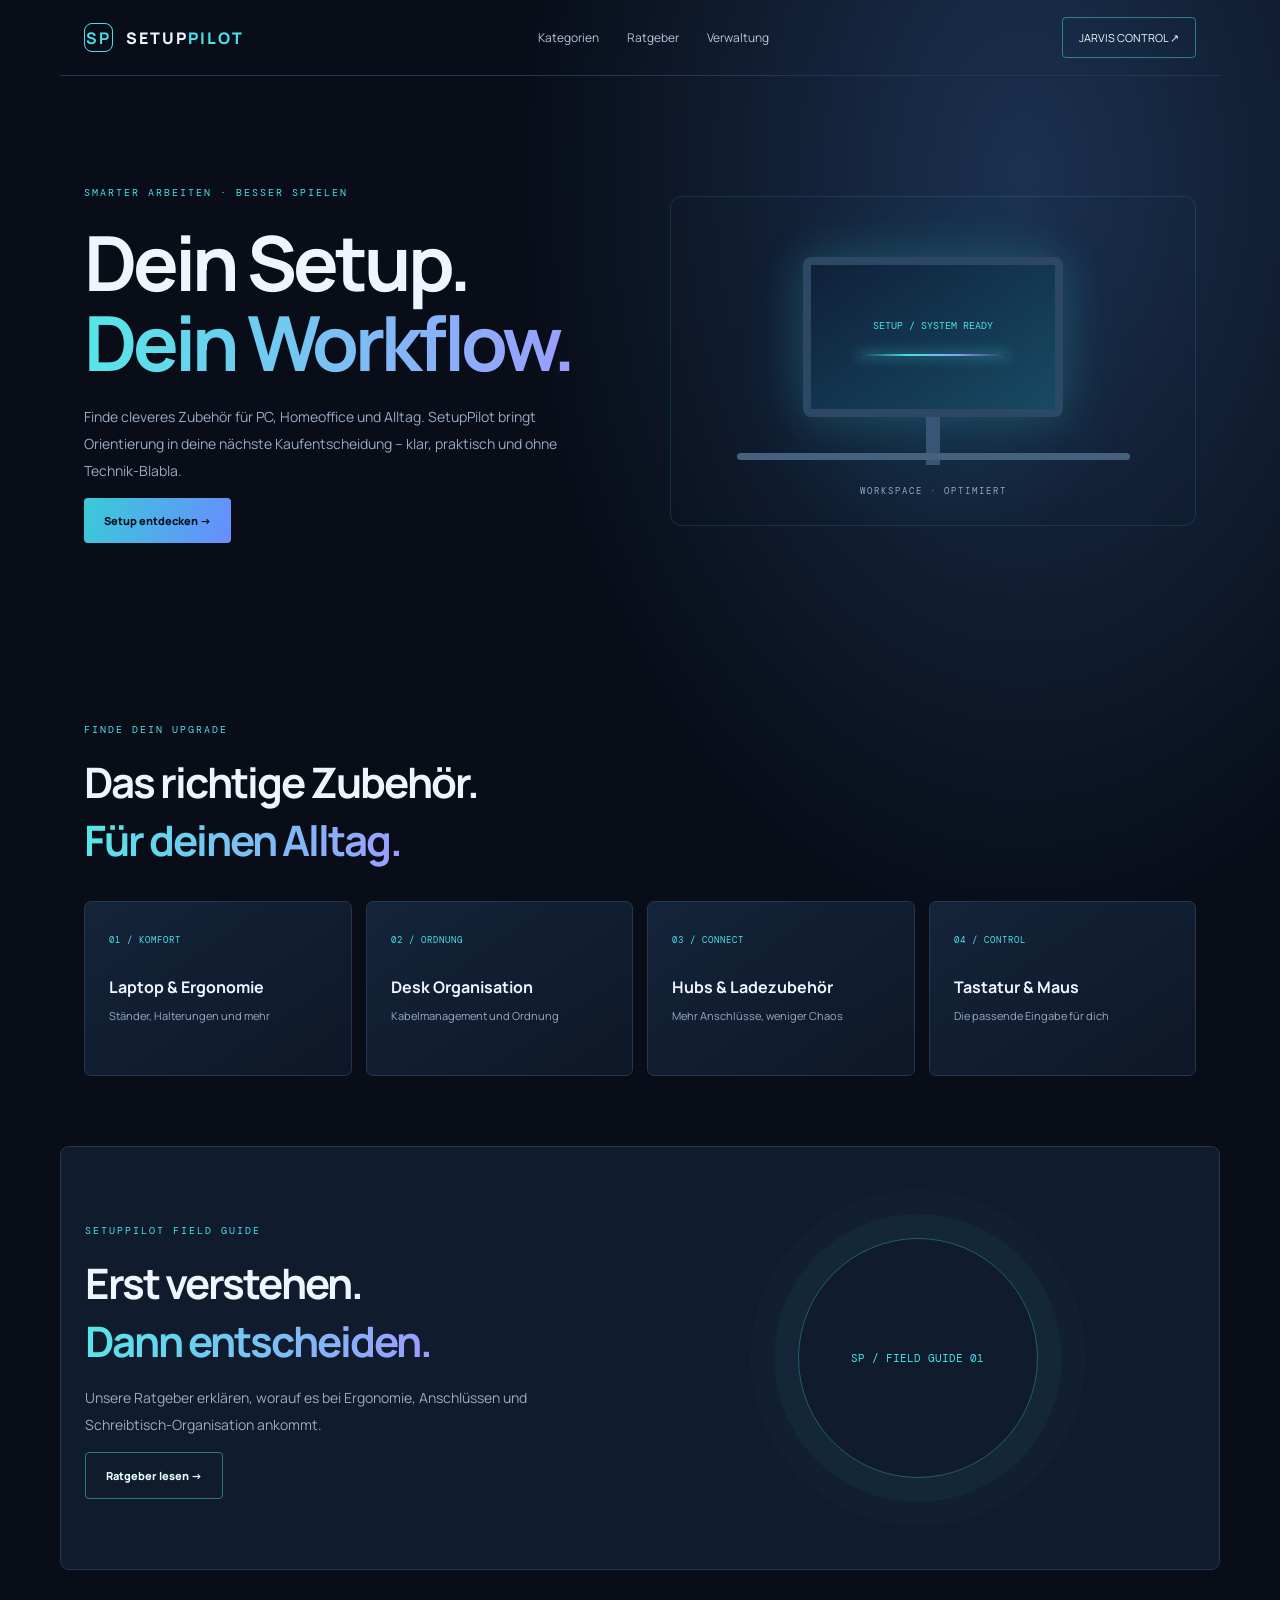
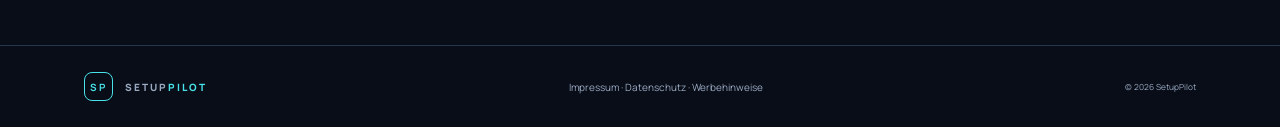
<file: index.html>
<!doctype html>
<html lang="de"><head><meta charset="utf-8"><meta name="viewport" content="width=device-width,initial-scale=1"><meta name="theme-color" content="#080d18"><title>SetupPilot – Dein Setup. Dein Workflow.</title><link rel="stylesheet" href="styles.css"></head>
<body><header class="top"><a class="brand" href="index.html"><b>SP</b> SETUP<span>PILOT</span></a><nav><a href="#kategorien">Kategorien</a><a href="guides.html">Ratgeber</a><a href="admin.html">Verwaltung</a></nav><a class="cta" href="admin.html">JARVIS CONTROL ↗</a></header>
<main><section class="hero"><div><small class="eyebrow">SMARTER ARBEITEN · BESSER SPIELEN</small><h1>Dein Setup.<br><em>Dein Workflow.</em></h1><p>Finde cleveres Zubehör für PC, Homeoffice und Alltag. SetupPilot bringt Orientierung in deine nächste Kaufentscheidung – klar, praktisch und ohne Technik-Blabla.</p><a class="button" href="#kategorien">Setup entdecken →</a></div><div class="visual"><div class="monitor"><div class="screen"><span>SETUP / SYSTEM READY</span><i></i></div><div class="stand"></div></div><div class="desk"></div><label>WORKSPACE · OPTIMIERT</label></div></section>
<section class="section" id="kategorien"><small class="eyebrow">FINDE DEIN UPGRADE</small><h2>Das richtige Zubehör.<br><em>Für deinen Alltag.</em></h2><div class="cards"><a href="guides.html#laptop"><b>01 / KOMFORT</b><h3>Laptop & Ergonomie</h3><p>Ständer, Halterungen und mehr</p></a><a href="guides.html#kabel"><b>02 / ORDNUNG</b><h3>Desk Organisation</h3><p>Kabelmanagement und Ordnung</p></a><a href="guides.html#usb"><b>03 / CONNECT</b><h3>Hubs & Ladezubehör</h3><p>Mehr Anschlüsse, weniger Chaos</p></a><a href="guides.html#input"><b>04 / CONTROL</b><h3>Tastatur & Maus</h3><p>Die passende Eingabe für dich</p></a></div></section>
<section class="section band"><div><small class="eyebrow">SETUPPILOT FIELD GUIDE</small><h2>Erst verstehen.<br><em>Dann entscheiden.</em></h2><p>Unsere Ratgeber erklären, worauf es bei Ergonomie, Anschlüssen und Schreibtisch-Organisation ankommt.</p><a class="button outline" href="guides.html">Ratgeber lesen →</a></div><div class="orb">SP / FIELD GUIDE 01</div></section></main>
<footer><a class="brand" href="index.html"><b>SP</b> SETUP<span>PILOT</span></a><span><a href="impressum.html">Impressum</a> · <a href="datenschutz.html">Datenschutz</a> · <a href="werbung.html">Werbehinweise</a></span><small>© 2026 SetupPilot</small></footer>
</body></html>
</file>
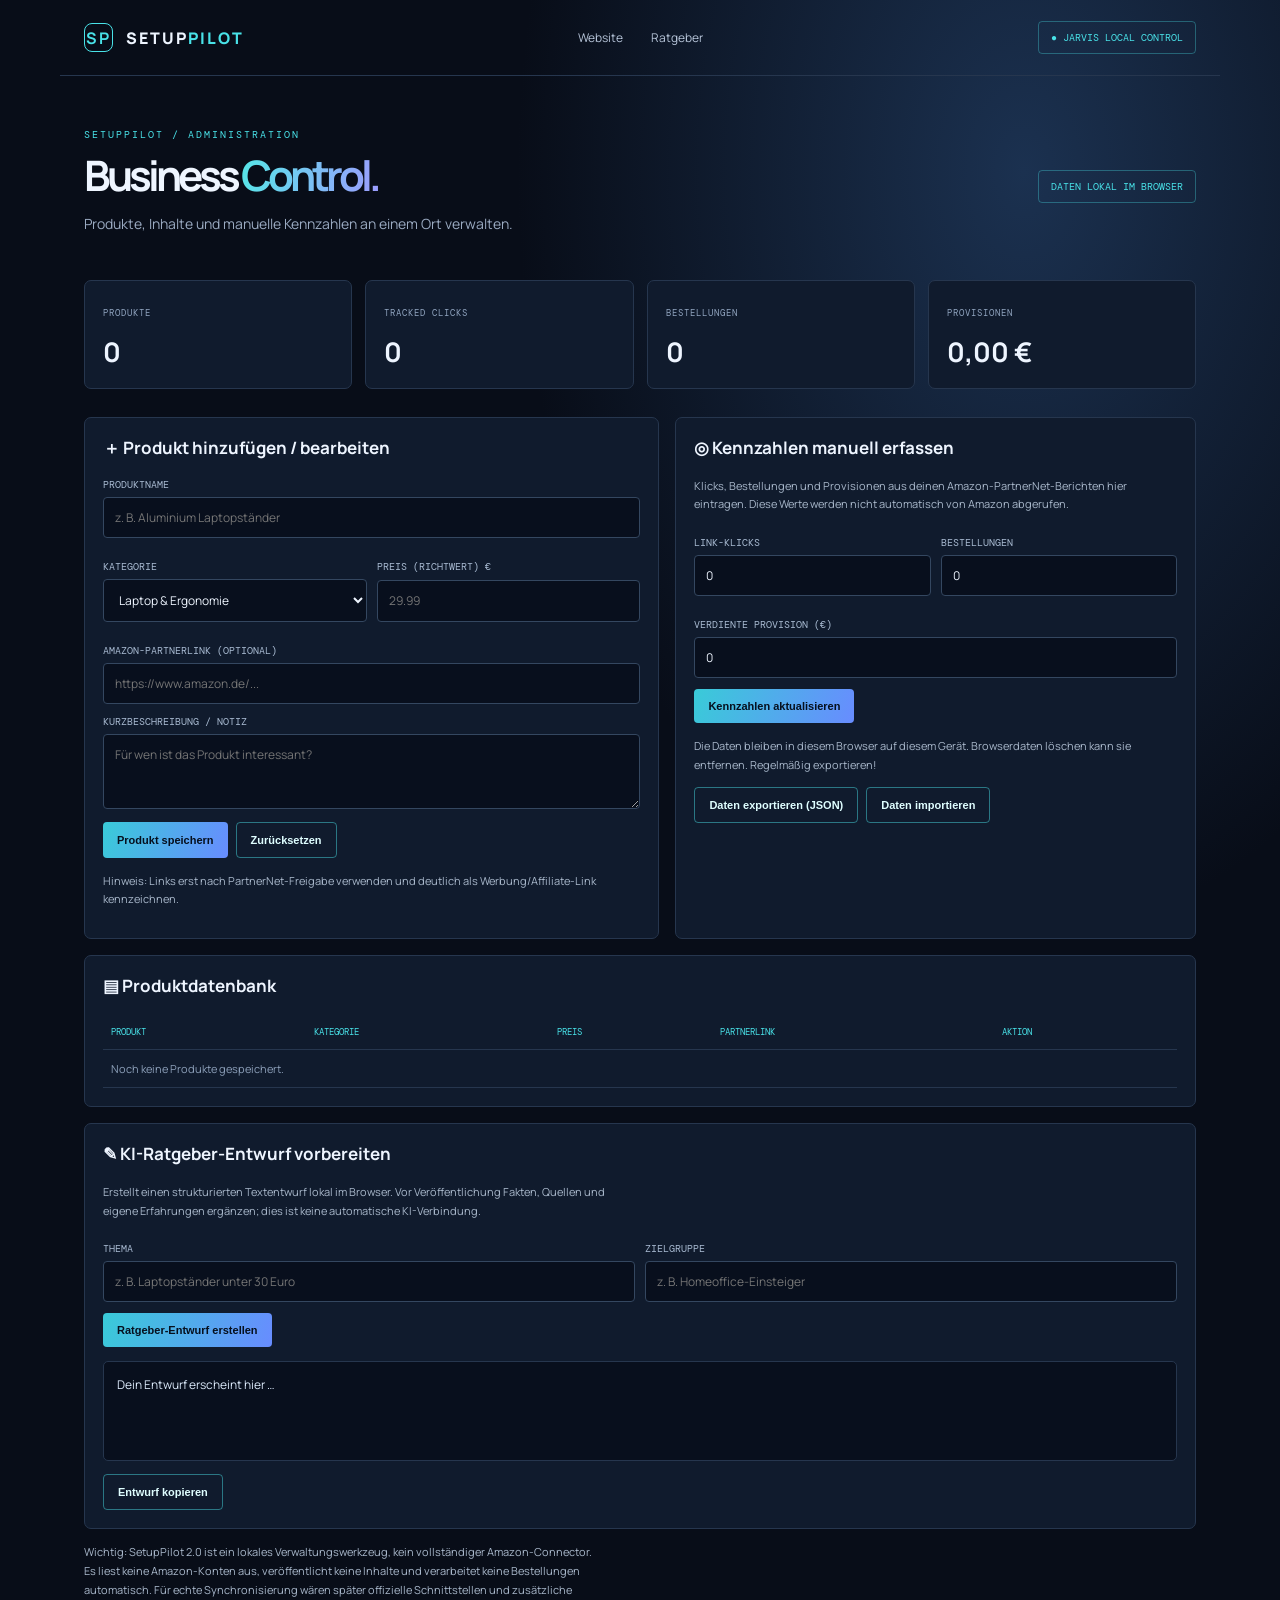
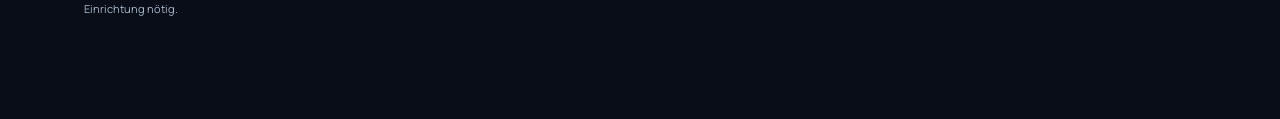
<file: admin.html>
<!doctype html><html lang="de"><head><meta charset="utf-8"><meta name="viewport" content="width=device-width,initial-scale=1"><meta name="theme-color" content="#080d18"><title>JARVIS Control – SetupPilot</title><link rel="stylesheet" href="styles.css"><style>
.admin{max-width:1160px;margin:auto;padding:45px 24px 90px}.adminhead{display:flex;justify-content:space-between;align-items:center;gap:20px}.adminhead h1{font-size:42px;margin:10px 0}.status{font:10px 'DM Mono';color:#49e2e8;border:1px solid #49e2e855;padding:9px 12px;border-radius:4px}.stats{display:grid;grid-template-columns:repeat(4,1fr);gap:13px;margin:28px 0}.stat,.panel{background:#101b2d;border:1px solid #26364e;border-radius:7px;padding:18px}.stat small{color:#91a5c0;font:9px 'DM Mono';letter-spacing:1px}.stat strong{display:block;font-size:27px;margin-top:12px}.layout{display:grid;grid-template-columns:1.05fr .95fr;gap:16px}.panel h2{font-size:17px;margin:0 0 18px}.field{display:grid;gap:6px;margin:11px 0}.field label{font:10px 'DM Mono';color:#a8bad1}.field input,.field select,.field textarea{width:100%;background:#080f1d;border:1px solid #344760;color:#eef5ff;border-radius:4px;padding:11px;font:12px Manrope}.field textarea{min-height:75px;resize:vertical}.row{display:grid;grid-template-columns:1fr 1fr;gap:10px}.btn{border:0;border-radius:4px;padding:11px 14px;background:linear-gradient(110deg,#39cbd8,#688cff);color:#06101e;font-weight:800;font-size:11px;cursor:pointer}.btn.secondary{background:transparent;border:1px solid #49e2e877;color:#dffeff}.btn.danger{background:#542b3a;color:#ffdce4}.actions{display:flex;gap:8px;flex-wrap:wrap;margin-top:13px}.tablewrap{overflow:auto;margin-top:18px}table{width:100%;border-collapse:collapse;font-size:11px;min-width:620px}th,td{text-align:left;padding:11px 8px;border-bottom:1px solid #26364e}th{font:9px 'DM Mono';color:#49e2e8}td{color:#c5d2e4}.muted{color:#8da0ba}.pill{border:1px solid #49e2e855;color:#49e2e8;border-radius:20px;padding:4px 7px;font-size:9px}.note{font-size:11px;color:#a9b8cb;line-height:1.7;margin-top:14px}.guideout{white-space:pre-wrap;background:#080f1d;border:1px solid #26364e;padding:13px;border-radius:5px;min-height:100px;font-size:12px;line-height:1.7;color:#dbe9fa}.back{color:#49e2e8;font-size:11px}@media(max-width:800px){.stats{grid-template-columns:1fr 1fr}.layout{grid-template-columns:1fr}.adminhead{align-items:flex-start;flex-direction:column}}@media(max-width:480px){.stats{grid-template-columns:1fr 1fr}.row{grid-template-columns:1fr}}
</style></head><body><header class="top"><a class="brand" href="index.html"><b>SP</b> SETUP<span>PILOT</span></a><nav><a href="index.html">Website</a><a href="guides.html">Ratgeber</a></nav><span class="status">● JARVIS LOCAL CONTROL</span></header>
<main class="admin"><div class="adminhead"><div><small class="eyebrow">SETUPPILOT / ADMINISTRATION</small><h1>Business <em>Control.</em></h1><p>Produkte, Inhalte und manuelle Kennzahlen an einem Ort verwalten.</p></div><span class="status">DATEN LOKAL IM BROWSER</span></div>
<div class="stats"><div class="stat"><small>PRODUKTE</small><strong id="countProducts">0</strong></div><div class="stat"><small>TRACKED CLICKS</small><strong id="countClicks">0</strong></div><div class="stat"><small>BESTELLUNGEN</small><strong id="countOrders">0</strong></div><div class="stat"><small>PROVISIONEN</small><strong id="countRevenue">0,00 €</strong></div></div>
<div class="layout"><section class="panel"><h2>＋ Produkt hinzufügen / bearbeiten</h2><form id="productForm"><input type="hidden" id="editId"><div class="field"><label>PRODUKTNAME</label><input id="pName" required placeholder="z. B. Aluminium Laptopständer"></div><div class="row"><div class="field"><label>KATEGORIE</label><select id="pCategory"><option>Laptop & Ergonomie</option><option>Desk Organisation</option><option>Hubs & Ladezubehör</option><option>Tastatur & Maus</option><option>Sonstiges</option></select></div><div class="field"><label>PREIS (RICHTWERT) €</label><input id="pPrice" type="number" min="0" step=".01" placeholder="29.99"></div></div><div class="field"><label>AMAZON-PARTNERLINK (OPTIONAL)</label><input id="pLink" type="url" placeholder="https://www.amazon.de/..."></div><div class="field"><label>KURZBESCHREIBUNG / NOTIZ</label><textarea id="pNote" placeholder="Für wen ist das Produkt interessant?"></textarea></div><div class="actions"><button class="btn" type="submit">Produkt speichern</button><button class="btn secondary" type="button" id="resetForm">Zurücksetzen</button></div></form><p class="note">Hinweis: Links erst nach PartnerNet-Freigabe verwenden und deutlich als Werbung/Affiliate-Link kennzeichnen.</p></section>
<section class="panel"><h2>◎ Kennzahlen manuell erfassen</h2><p class="note">Klicks, Bestellungen und Provisionen aus deinen Amazon-PartnerNet-Berichten hier eintragen. Diese Werte werden nicht automatisch von Amazon abgerufen.</p><form id="metricsForm"><div class="row"><div class="field"><label>LINK-KLICKS</label><input id="mClicks" type="number" min="0" value="0"></div><div class="field"><label>BESTELLUNGEN</label><input id="mOrders" type="number" min="0" value="0"></div></div><div class="field"><label>VERDIENTE PROVISION (€)</label><input id="mRevenue" type="number" min="0" step=".01" value="0"></div><button class="btn" type="submit">Kennzahlen aktualisieren</button></form><div class="note">Die Daten bleiben in diesem Browser auf diesem Gerät. Browserdaten löschen kann sie entfernen. Regelmäßig exportieren!</div><div class="actions"><button class="btn secondary" id="exportBtn" type="button">Daten exportieren (JSON)</button><button class="btn secondary" id="importBtn" type="button">Daten importieren</button><input id="importFile" type="file" accept=".json,application/json" hidden></div></section></div>
<section class="panel" style="margin-top:16px"><h2>▤ Produktdatenbank</h2><div class="tablewrap"><table><thead><tr><th>PRODUKT</th><th>KATEGORIE</th><th>PREIS</th><th>PARTNERLINK</th><th>AKTION</th></tr></thead><tbody id="productRows"><tr><td colspan="5" class="muted">Noch keine Produkte gespeichert.</td></tr></tbody></table></div></section>
<section class="panel" style="margin-top:16px"><h2>✎ KI-Ratgeber-Entwurf vorbereiten</h2><p class="note">Erstellt einen strukturierten Textentwurf lokal im Browser. Vor Veröffentlichung Fakten, Quellen und eigene Erfahrungen ergänzen; dies ist keine automatische KI-Verbindung.</p><div class="row"><div class="field"><label>THEMA</label><input id="gTopic" placeholder="z. B. Laptopständer unter 30 Euro"></div><div class="field"><label>ZIELGRUPPE</label><input id="gAudience" placeholder="z. B. Homeoffice-Einsteiger"></div></div><button class="btn" id="generateGuide" type="button">Ratgeber-Entwurf erstellen</button><div id="guideOutput" class="guideout" style="margin-top:14px">Dein Entwurf erscheint hier …</div><div class="actions"><button class="btn secondary" id="copyGuide" type="button">Entwurf kopieren</button></div></section>
<p class="note">Wichtig: SetupPilot 2.0 ist ein lokales Verwaltungswerkzeug, kein vollständiger Amazon-Connector. Es liest keine Amazon-Konten aus, veröffentlicht keine Inhalte und verarbeitet keine Bestellungen automatisch. Für echte Synchronisierung wären später offizielle Schnittstellen und zusätzliche Einrichtung nötig.</p></main>
<script>
const KEY='setuppilot_v2_data';let db={products:[],metrics:{clicks:0,orders:0,revenue:0}};
function load(){try{const v=JSON.parse(localStorage.getItem(KEY)||'null');if(v&&Array.isArray(v.products))db=v;}catch(e){}}
function save(){localStorage.setItem(KEY,JSON.stringify(db));render();}
function euro(n){return Number(n||0).toLocaleString('de-DE',{style:'currency',currency:'EUR'});}
function esc(s){return String(s??'').replace(/[&<>"']/g,c=>({'&':'&amp;','<':'&lt;','>':'&gt;','"':'&quot;',"'":'&#39;'}[c]));}
function render(){document.getElementById('countProducts').textContent=db.products.length;document.getElementById('countClicks').textContent=Number(db.metrics.clicks||0).toLocaleString('de-DE');document.getElementById('countOrders').textContent=Number(db.metrics.orders||0).toLocaleString('de-DE');document.getElementById('countRevenue').textContent=euro(db.metrics.revenue);document.getElementById('mClicks').value=db.metrics.clicks||0;document.getElementById('mOrders').value=db.metrics.orders||0;document.getElementById('mRevenue').value=db.metrics.revenue||0;const body=document.getElementById('productRows');body.innerHTML=db.products.length?db.products.map(p=>`<tr><td><b>${esc(p.name)}</b><br><span class="muted">${esc(p.note)}</span></td><td>${esc(p.category)}</td><td>${euro(p.price)}</td><td>${p.link?`<a href="${esc(p.link)}" target="_blank" rel="noopener">Link öffnen ↗</a>`:'—'}</td><td><button class="btn secondary" onclick="editProduct('${p.id}')">Bearbeiten</button> <button class="btn danger" onclick="deleteProduct('${p.id}')">Löschen</button></td></tr>`).join(''):'<tr><td colspan="5" class="muted">Noch keine Produkte gespeichert.</td></tr>';}
function reset(){document.getElementById('productForm').reset();document.getElementById('editId').value='';}
document.getElementById('productForm').addEventListener('submit',e=>{e.preventDefault();const id=document.getElementById('editId').value||String(Date.now());const item={id,name:document.getElementById('pName').value.trim(),category:document.getElementById('pCategory').value,price:Number(document.getElementById('pPrice').value||0),link:document.getElementById('pLink').value.trim(),note:document.getElementById('pNote').value.trim()};const i=db.products.findIndex(p=>p.id===id);if(i>=0)db.products[i]=item;else db.products.push(item);save();reset();});
document.getElementById('resetForm').onclick=reset;
window.editProduct=id=>{const p=db.products.find(x=>x.id===id);if(!p)return;document.getElementById('editId').value=p.id;document.getElementById('pName').value=p.name;document.getElementById('pCategory').value=p.category;document.getElementById('pPrice').value=p.price;document.getElementById('pLink').value=p.link;document.getElementById('pNote').value=p.note;window.scrollTo({top:0,behavior:'smooth'});};
window.deleteProduct=id=>{if(confirm('Produkt wirklich löschen?')){db.products=db.products.filter(p=>p.id!==id);save();}};
document.getElementById('metricsForm').addEventListener('submit',e=>{e.preventDefault();db.metrics={clicks:Number(mClicks.value||0),orders:Number(mOrders.value||0),revenue:Number(mRevenue.value||0)};save();alert('Kennzahlen gespeichert.');});
document.getElementById('exportBtn').onclick=()=>{const blob=new Blob([JSON.stringify(db,null,2)],{type:'application/json'});const a=document.createElement('a');a.href=URL.createObjectURL(blob);a.download='setuppilot-backup.json';a.click();URL.revokeObjectURL(a.href);};
document.getElementById('importBtn').onclick=()=>importFile.click();
document.getElementById('importFile').onchange=async e=>{const f=e.target.files[0];if(!f)return;try{const v=JSON.parse(await f.text());if(!Array.isArray(v.products)||!v.metrics)throw Error();db=v;save();alert('Backup importiert.');}catch(err){alert('Datei ist kein gültiger SetupPilot-Backup.');}};
document.getElementById('generateGuide').onclick=()=>{const topic=gTopic.value.trim(),aud=gAudience.value.trim()||'Menschen, die ihren Arbeitsplatz verbessern möchten';if(!topic){alert('Bitte ein Thema eingeben.');return;}guideOutput.textContent=`# ${topic}\\n\\n## Für wen ist dieser Ratgeber?\\n${aud}.\\n\\n## Das solltest du vor dem Kauf wissen\\n- Welche Anforderungen muss das Produkt erfüllen?\\n- Welche Maße, Anschlüsse oder Kompatibilitäten sind wichtig?\\n- Welche Qualitätsmerkmale und Nachteile solltest du vergleichen?\\n\\n## Worauf beim Vergleich achten?\\nVergleiche mehrere geeignete Modelle anhand nachvollziehbarer Kriterien. Prüfe technische Daten direkt beim Hersteller und gleiche aktuelle Preise und Verfügbarkeit vor Veröffentlichung ab.\\n\\n## Fazit\\nFasse zusammen, für wen welche Produktart sinnvoll sein kann. Vermeide unbelegte Superlative und kennzeichne Werbung bzw. Affiliate-Links klar.\\n\\n---\\nRedaktioneller Entwurf – Fakten, Quellen und eigene Erfahrungen vor Veröffentlichung ergänzen.`;};
document.getElementById('copyGuide').onclick=async()=>{try{await navigator.clipboard.writeText(guideOutput.textContent);alert('Entwurf kopiert.');}catch(e){alert('Kopieren nicht möglich – Text bitte markieren und kopieren.');}};
load();render();
</script></body></html>
</file>
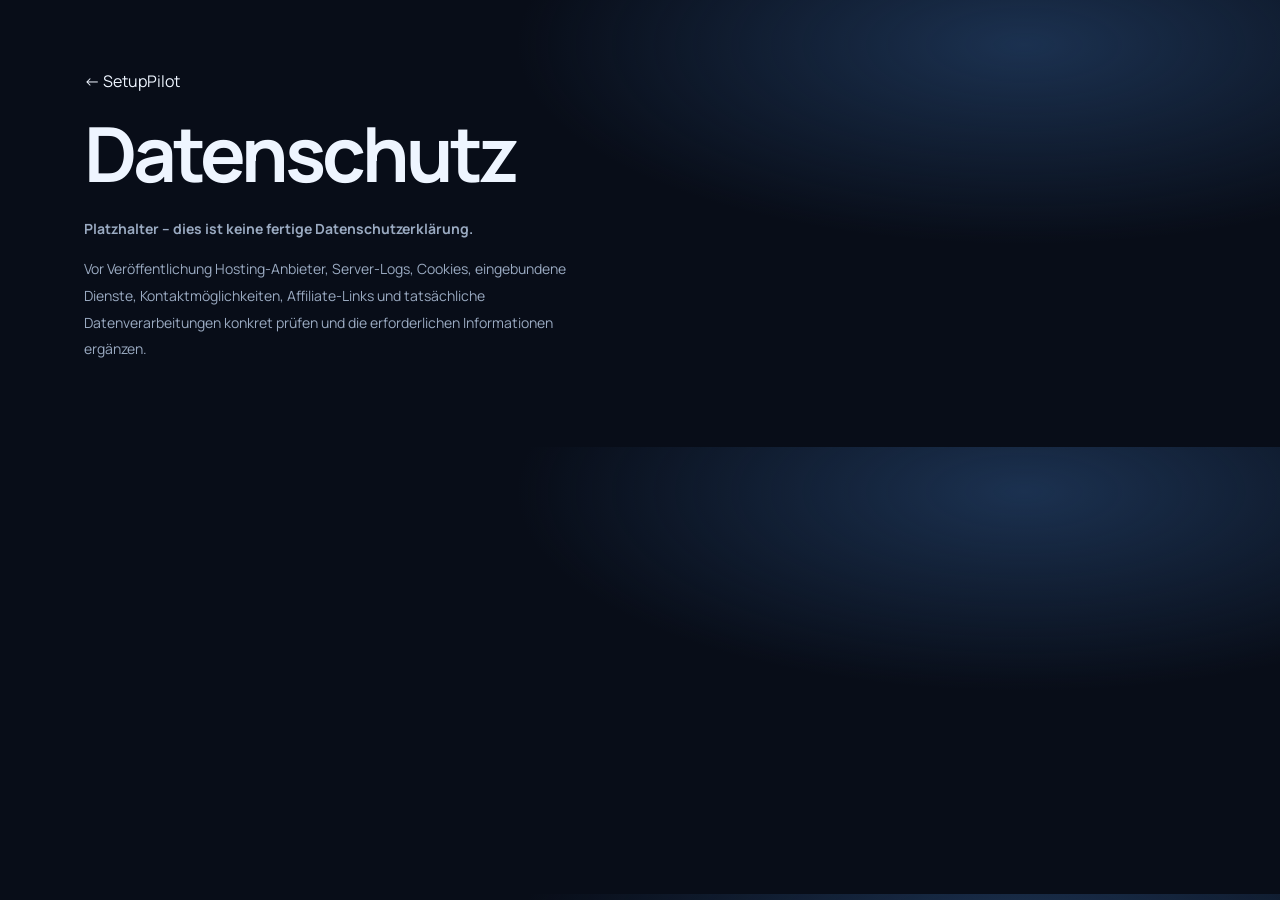
<file: datenschutz.html>
<!doctype html><html lang="de"><head><meta charset="utf-8"><meta name="viewport" content="width=device-width,initial-scale=1"><title>Datenschutz – SetupPilot</title><link rel="stylesheet" href="styles.css"></head><body><main class="section"><a href="index.html">← SetupPilot</a><h1>Datenschutz</h1><p><b>Platzhalter – dies ist keine fertige Datenschutzerklärung.</b></p><p>Vor Veröffentlichung Hosting-Anbieter, Server-Logs, Cookies, eingebundene Dienste, Kontaktmöglichkeiten, Affiliate-Links und tatsächliche Datenverarbeitungen konkret prüfen und die erforderlichen Informationen ergänzen.</p></main></body></html>
</file>
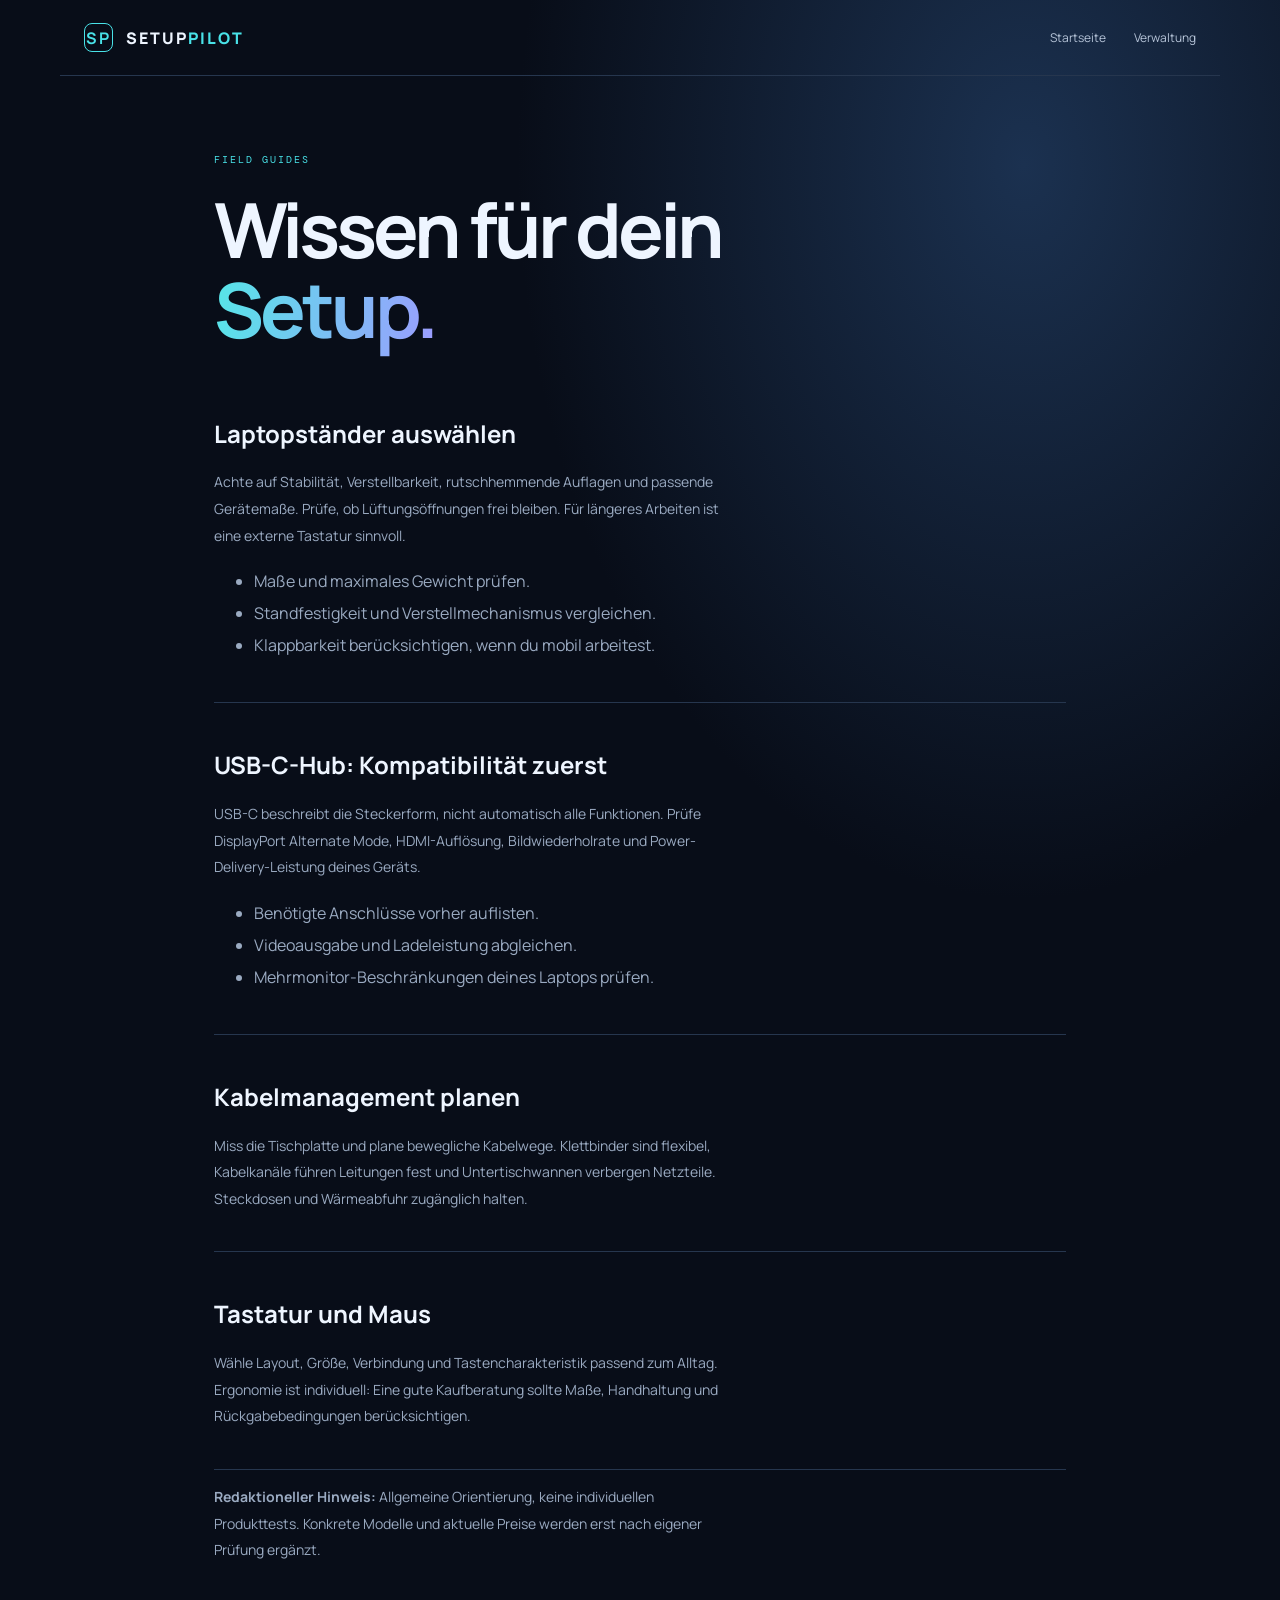
<file: guides.html>
<!doctype html><html lang="de"><head><meta charset="utf-8"><meta name="viewport" content="width=device-width,initial-scale=1"><title>Ratgeber – SetupPilot</title><link rel="stylesheet" href="styles.css"><style>.wrap{max-width:900px;margin:auto;padding:70px 24px}.guide{padding:25px 0;border-bottom:1px solid #26364e}.guide h2{font-size:24px}.guide li{color:#9aaac1;line-height:2}</style></head><body><header class="top"><a class="brand" href="index.html"><b>SP</b> SETUP<span>PILOT</span></a><nav><a href="index.html">Startseite</a><a href="admin.html">Verwaltung</a></nav></header><main class="wrap"><small class="eyebrow">FIELD GUIDES</small><h1>Wissen für dein<br><em>Setup.</em></h1><article class="guide" id="laptop"><h2>Laptopständer auswählen</h2><p>Achte auf Stabilität, Verstellbarkeit, rutschhemmende Auflagen und passende Gerätemaße. Prüfe, ob Lüftungsöffnungen frei bleiben. Für längeres Arbeiten ist eine externe Tastatur sinnvoll.</p><ul><li>Maße und maximales Gewicht prüfen.</li><li>Standfestigkeit und Verstellmechanismus vergleichen.</li><li>Klappbarkeit berücksichtigen, wenn du mobil arbeitest.</li></ul></article><article class="guide" id="usb"><h2>USB-C-Hub: Kompatibilität zuerst</h2><p>USB-C beschreibt die Steckerform, nicht automatisch alle Funktionen. Prüfe DisplayPort Alternate Mode, HDMI-Auflösung, Bildwiederholrate und Power-Delivery-Leistung deines Geräts.</p><ul><li>Benötigte Anschlüsse vorher auflisten.</li><li>Videoausgabe und Ladeleistung abgleichen.</li><li>Mehrmonitor-Beschränkungen deines Laptops prüfen.</li></ul></article><article class="guide" id="kabel"><h2>Kabelmanagement planen</h2><p>Miss die Tischplatte und plane bewegliche Kabelwege. Klettbinder sind flexibel, Kabelkanäle führen Leitungen fest und Untertischwannen verbergen Netzteile. Steckdosen und Wärmeabfuhr zugänglich halten.</p></article><article class="guide" id="input"><h2>Tastatur und Maus</h2><p>Wähle Layout, Größe, Verbindung und Tastencharakteristik passend zum Alltag. Ergonomie ist individuell: Eine gute Kaufberatung sollte Maße, Handhaltung und Rückgabebedingungen berücksichtigen.</p></article><p><strong>Redaktioneller Hinweis:</strong> Allgemeine Orientierung, keine individuellen Produkttests. Konkrete Modelle und aktuelle Preise werden erst nach eigener Prüfung ergänzt.</p></main></body></html>
</file>
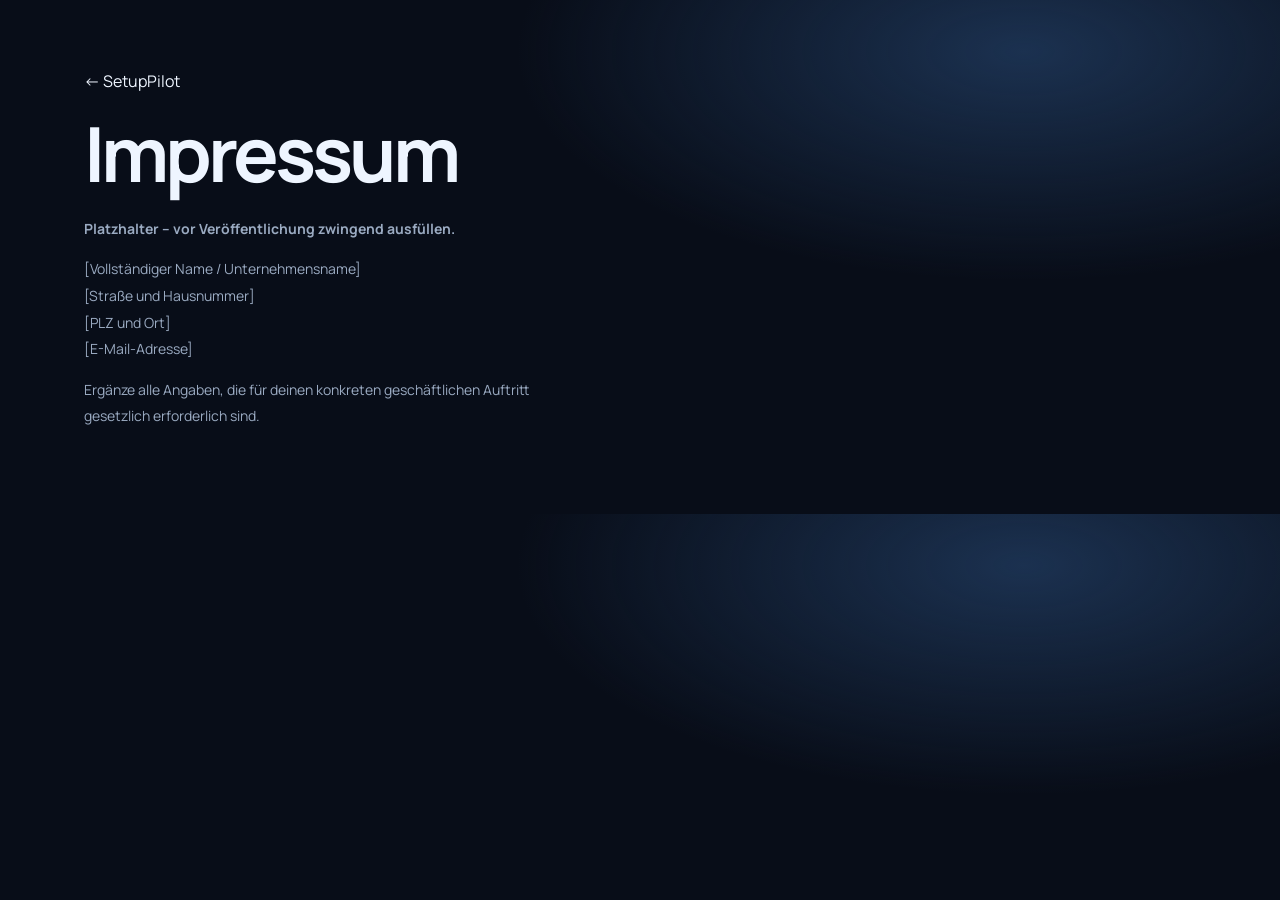
<file: impressum.html>
<!doctype html><html lang="de"><head><meta charset="utf-8"><meta name="viewport" content="width=device-width,initial-scale=1"><title>Impressum – SetupPilot</title><link rel="stylesheet" href="styles.css"></head><body><main class="section"><a href="index.html">← SetupPilot</a><h1>Impressum</h1><p><b>Platzhalter – vor Veröffentlichung zwingend ausfüllen.</b></p><p>[Vollständiger Name / Unternehmensname]<br>[Straße und Hausnummer]<br>[PLZ und Ort]<br>[E-Mail-Adresse]</p><p>Ergänze alle Angaben, die für deinen konkreten geschäftlichen Auftritt gesetzlich erforderlich sind.</p></main></body></html>
</file>
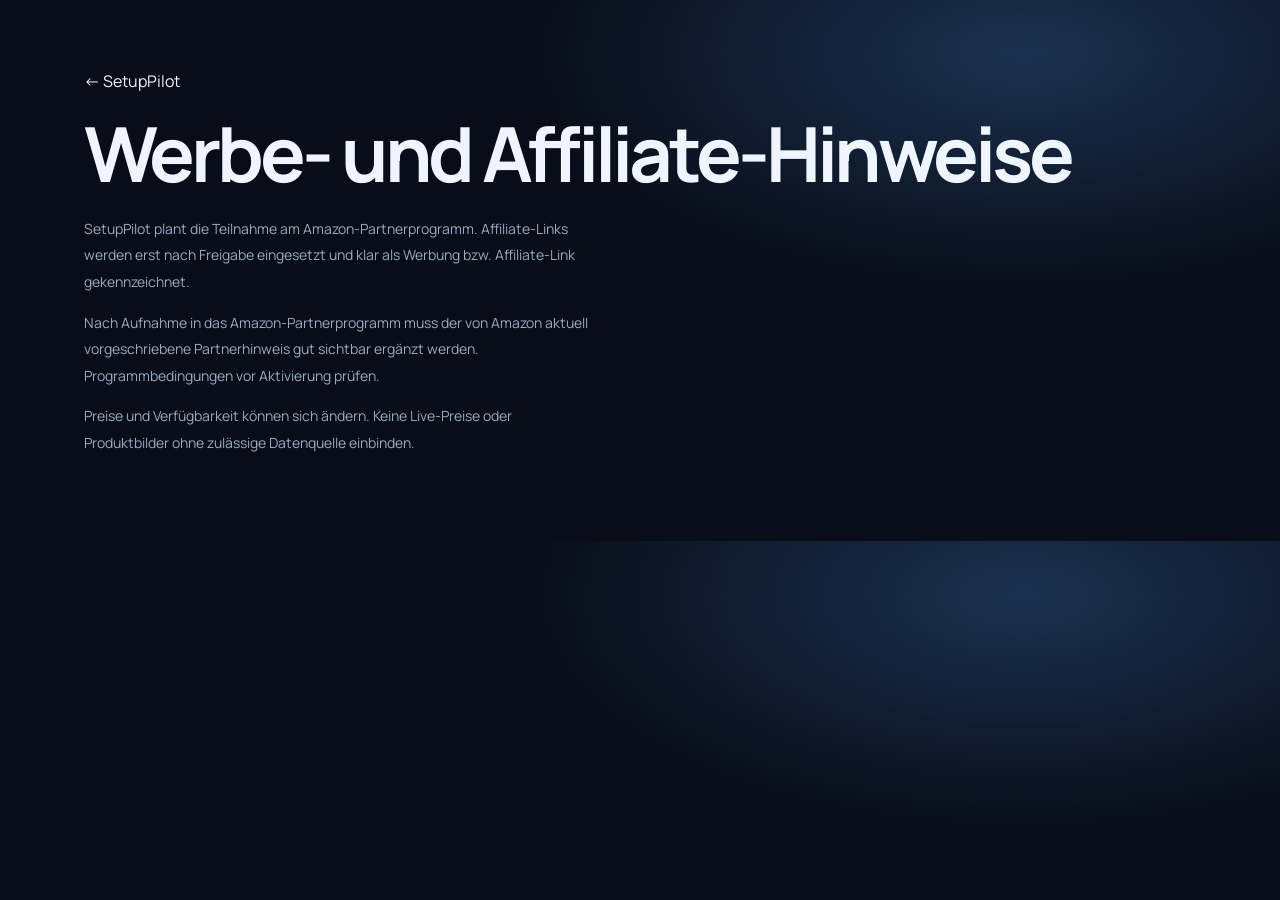
<file: werbung.html>
<!doctype html><html lang="de"><head><meta charset="utf-8"><meta name="viewport" content="width=device-width,initial-scale=1"><title>Werbehinweise – SetupPilot</title><link rel="stylesheet" href="styles.css"></head><body><main class="section"><a href="index.html">← SetupPilot</a><h1>Werbe- und Affiliate-Hinweise</h1><p>SetupPilot plant die Teilnahme am Amazon-Partnerprogramm. Affiliate-Links werden erst nach Freigabe eingesetzt und klar als Werbung bzw. Affiliate-Link gekennzeichnet.</p><p>Nach Aufnahme in das Amazon-Partnerprogramm muss der von Amazon aktuell vorgeschriebene Partnerhinweis gut sichtbar ergänzt werden. Programmbedingungen vor Aktivierung prüfen.</p><p>Preise und Verfügbarkeit können sich ändern. Keine Live-Preise oder Produktbilder ohne zulässige Datenquelle einbinden.</p></main></body></html>
</file>
<file: styles.css>
@import url('https://fonts.googleapis.com/css2?family=DM+Mono:wght@400;500&family=Manrope:wght@400;500;600;700;800&display=swap');
:root{--bg:#080d18;--panel:#101b2d;--line:#26364e;--txt:#eef5ff;--muted:#9aaac1;--cyan:#49e2e8;--blue:#668cff}*{box-sizing:border-box}body{margin:0;background:radial-gradient(ellipse at 80% 10%,#1b3150 0,transparent 35%),var(--bg);color:var(--txt);font-family:Manrope,Arial,sans-serif}a{color:inherit;text-decoration:none}.top{height:76px;max-width:1160px;margin:auto;padding:0 24px;display:flex;align-items:center;justify-content:space-between;border-bottom:1px solid var(--line)}.brand{font-weight:800;letter-spacing:2px}.brand b{display:inline-grid;place-items:center;width:29px;height:29px;border:1px solid var(--cyan);border-radius:8px;color:var(--cyan);margin-right:8px}.brand span{color:var(--cyan)}nav{display:flex;gap:28px;color:#b6c4d8;font-size:12px}.cta,.button{border:1px solid #49e2e877;padding:12px 16px;border-radius:4px;font-size:11px;color:#e5ffff}.button{display:inline-block;background:linear-gradient(110deg,#39cbd8,#688cff);color:#06101e;font-weight:800;border:0;padding:15px 20px}.hero{max-width:1160px;margin:auto;padding:100px 24px;display:grid;grid-template-columns:1fr 1fr;gap:60px;align-items:center;min-height:570px}.eyebrow{font:10px 'DM Mono',monospace;letter-spacing:2px;color:var(--cyan)}h1{font-size:clamp(48px,6vw,76px);line-height:1.05;letter-spacing:-4px;margin:22px 0}h1 em,h2 em{font-style:normal;background:linear-gradient(100deg,#55e7e7,#9c9cff);background-clip:text;color:transparent}p{color:var(--muted);font-size:14px;line-height:1.9;max-width:510px}.visual{height:330px;position:relative;display:grid;place-items:center;background:radial-gradient(circle,#1c668344,transparent 65%);border:1px solid #49e2e822;border-radius:12px}.monitor{width:260px}.screen{height:160px;border:8px solid #2d4865;border-radius:8px;background:linear-gradient(145deg,#10203a,#174b63);box-shadow:0 0 45px #49e2e833;display:flex;align-items:center;justify-content:center;flex-direction:column;gap:22px;color:var(--cyan);font:10px 'DM Mono'}.screen i{width:150px;height:2px;background:linear-gradient(90deg,transparent,var(--cyan),#8d9cff,transparent);box-shadow:0 0 12px var(--cyan)}.stand{height:48px;width:14px;background:#385575;margin:auto}.desk{position:absolute;bottom:65px;width:75%;height:7px;background:#46617c;border-radius:5px}.visual label{position:absolute;bottom:28px;font:9px 'DM Mono';letter-spacing:2px;color:#92a8c2}.section{max-width:1160px;margin:auto;padding:70px 24px}.section h2,.band h2{font-size:42px;letter-spacing:-2px;margin:15px 0 32px}.cards{display:grid;grid-template-columns:repeat(4,1fr);gap:14px}.cards a{padding:24px;background:linear-gradient(145deg,#14243a,#0e1727);border:1px solid var(--line);border-radius:7px;min-height:175px}.cards a:hover{border-color:var(--cyan)}.cards b{font:9px 'DM Mono';color:var(--cyan);letter-spacing:1px}.cards h3{font-size:16px;margin:28px 0 8px}.cards p{font-size:11px;margin:0}.band{display:grid;grid-template-columns:1fr 1fr;align-items:center;background:#101b2d;border:1px solid var(--line);border-radius:9px;margin-bottom:75px}.band h2{margin-bottom:15px}.orb{width:240px;height:240px;border:1px solid #49e2e855;border-radius:50%;display:grid;place-items:center;margin:auto;color:var(--cyan);font:11px 'DM Mono';box-shadow:0 0 0 24px #49e2e80a,0 0 0 48px #49e2e805}.outline{background:transparent;border:1px solid #49e2e877;color:#e5ffff}footer{border-top:1px solid var(--line);padding:26px max(24px,calc((100% - 1112px)/2));display:flex;justify-content:space-between;gap:20px;align-items:center;color:var(--muted);font-size:10px}footer a:hover{color:var(--cyan)}@media(max-width:760px){.top nav{display:none}.hero{grid-template-columns:1fr;padding:65px 22px;gap:35px}.cards{grid-template-columns:1fr 1fr}.band{grid-template-columns:1fr}.orb{margin:25px auto}.section{padding:55px 22px}footer{flex-wrap:wrap}}
</file>
